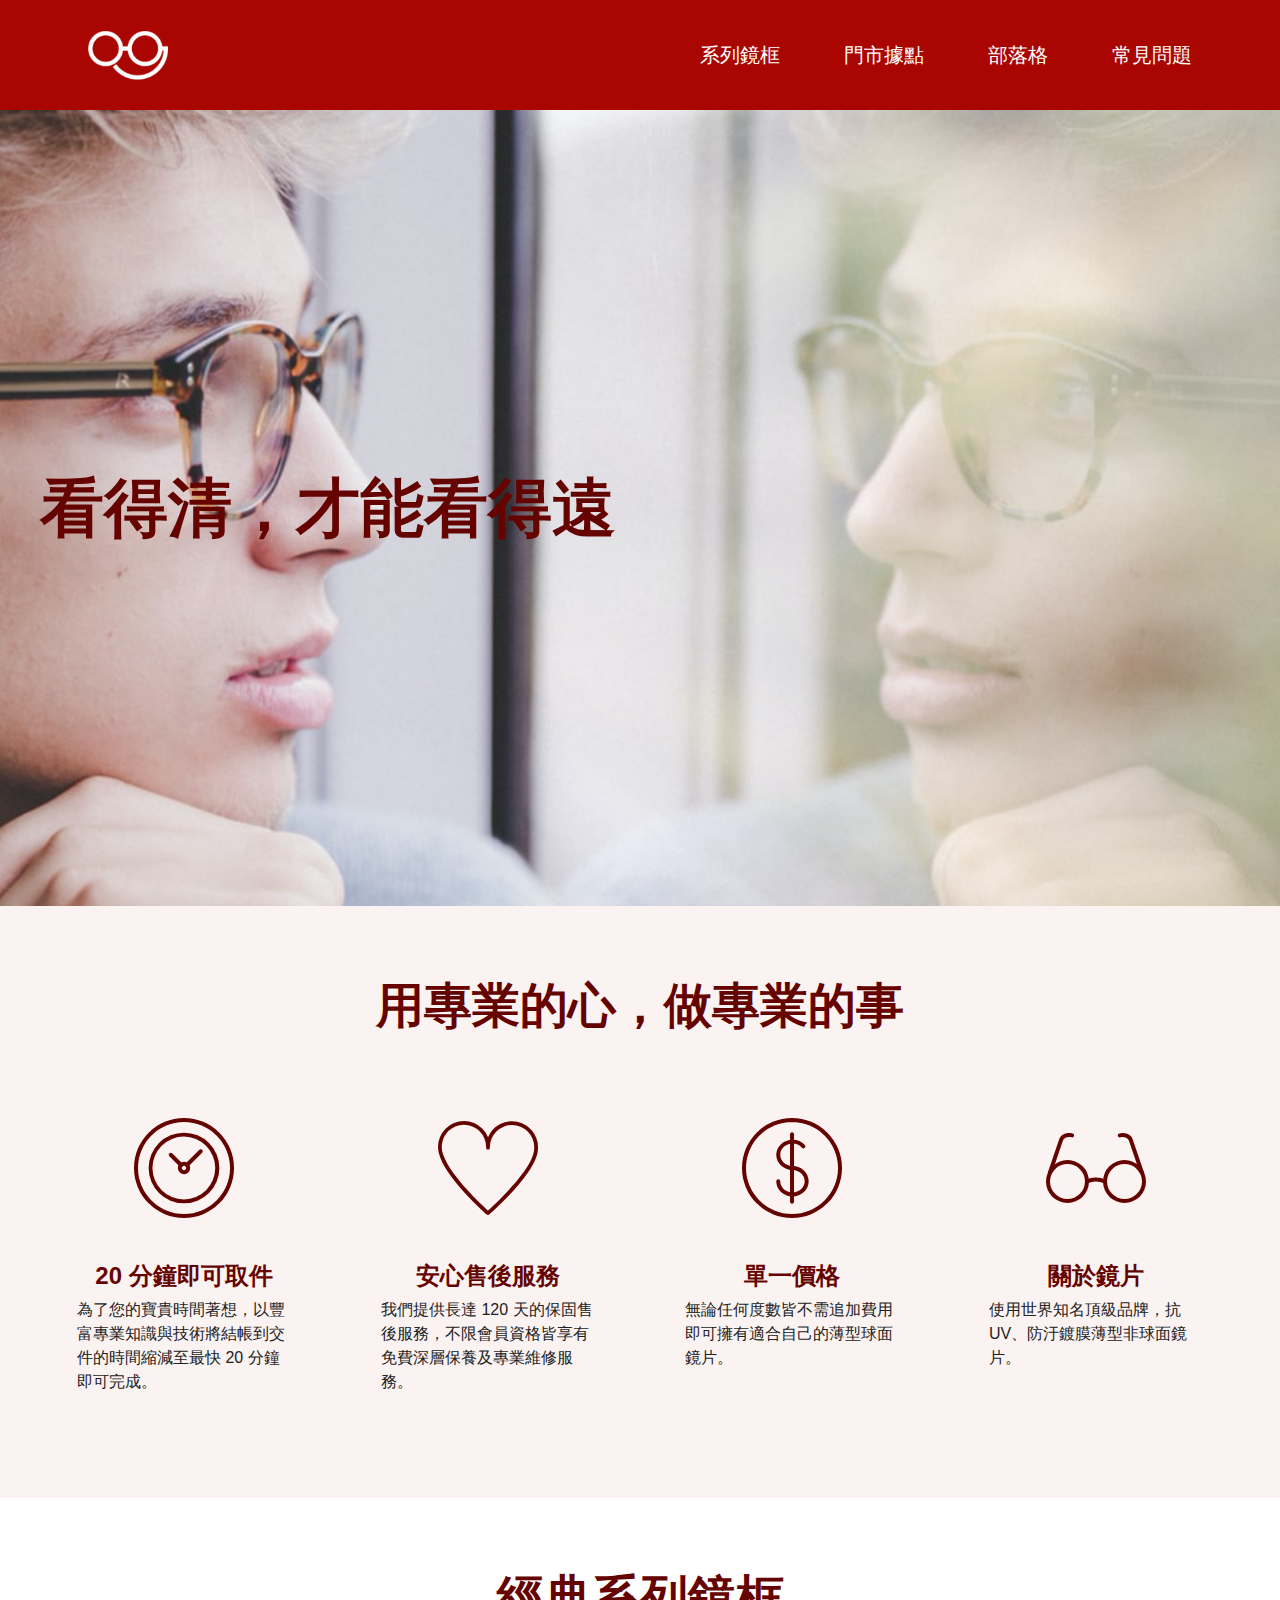
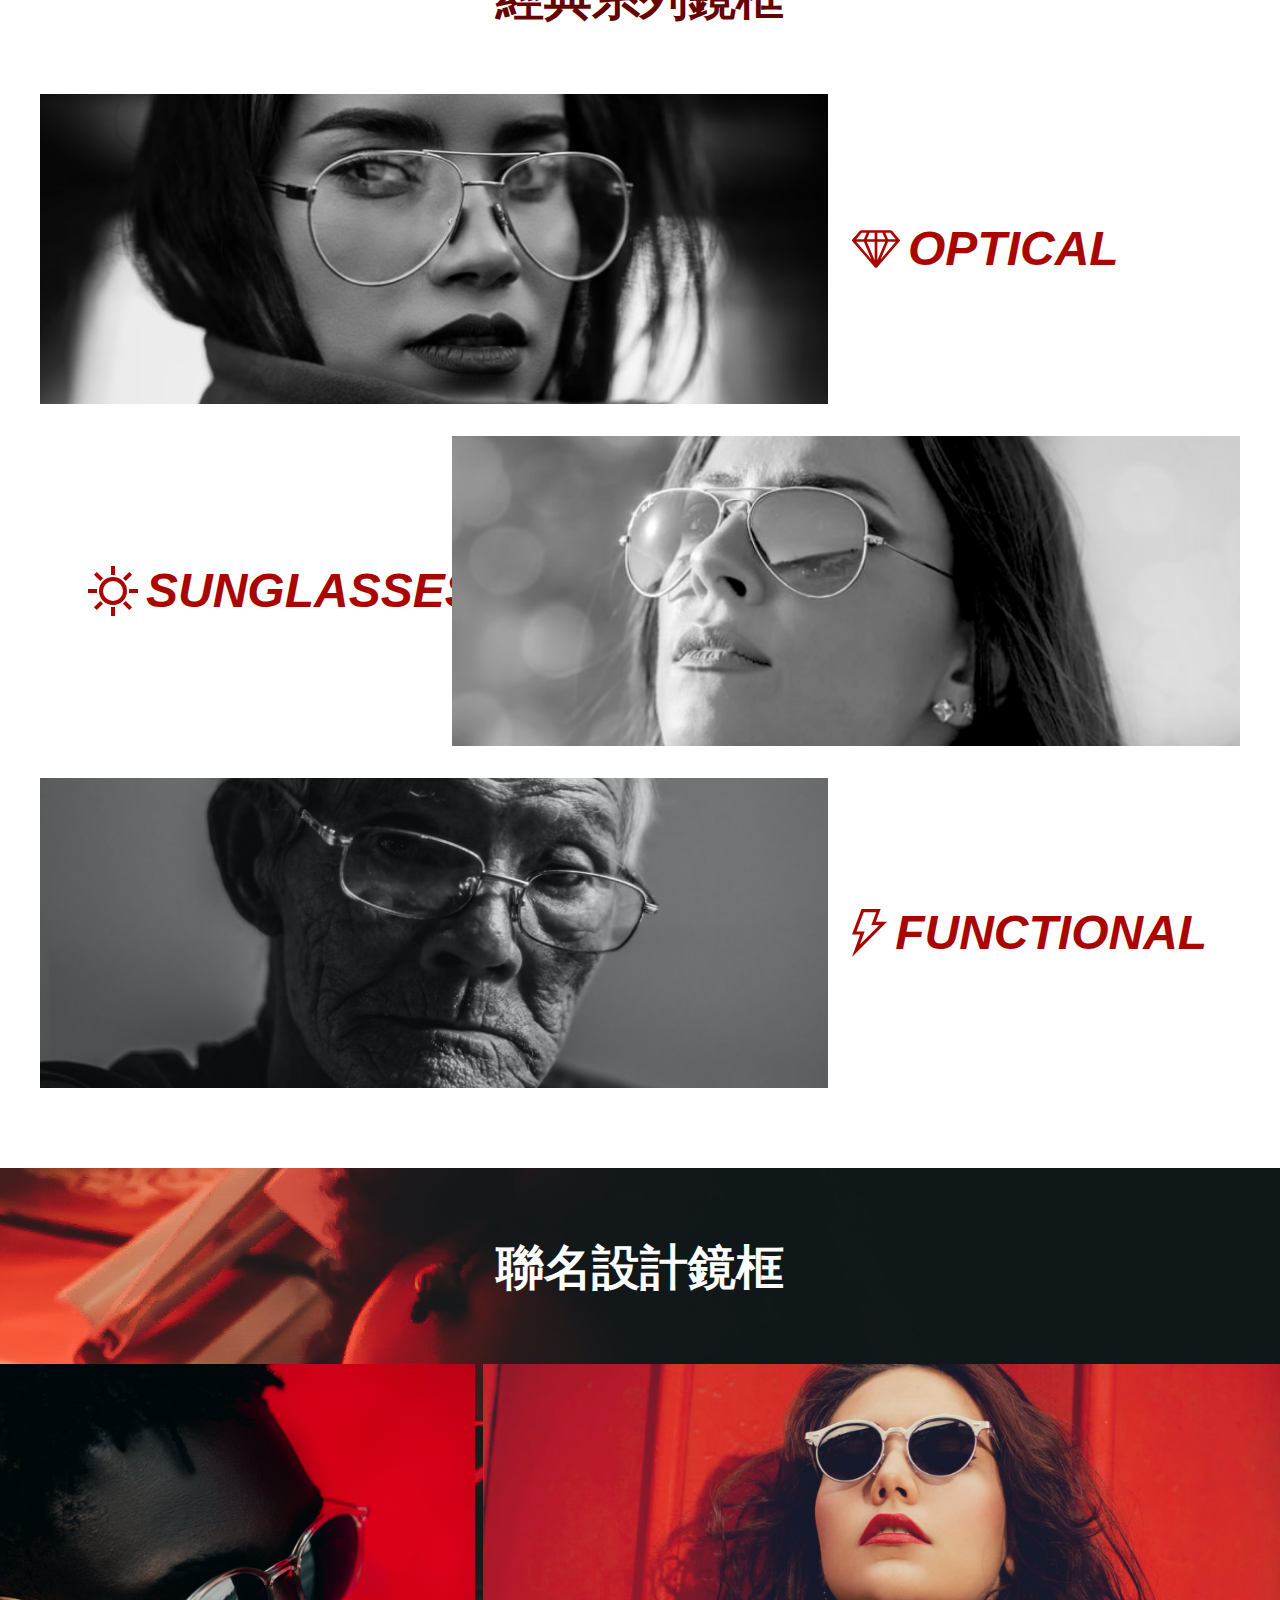
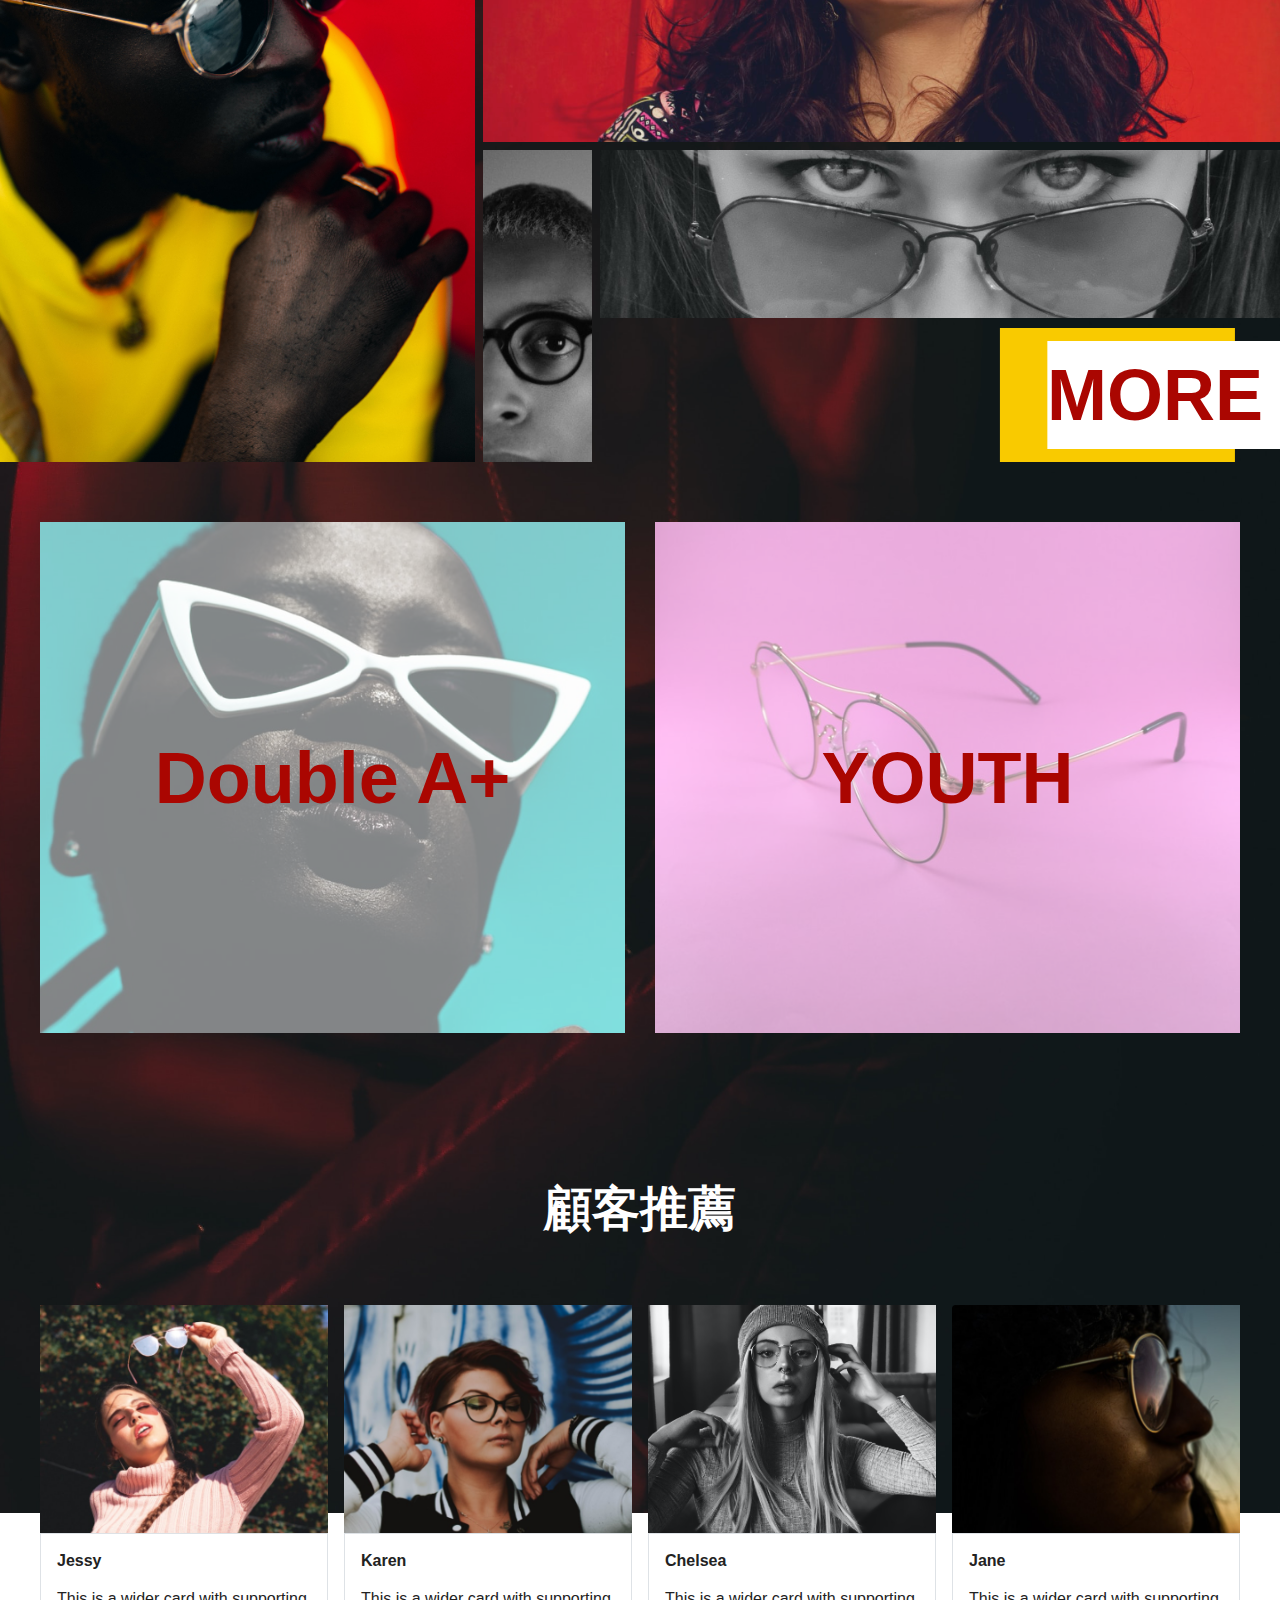
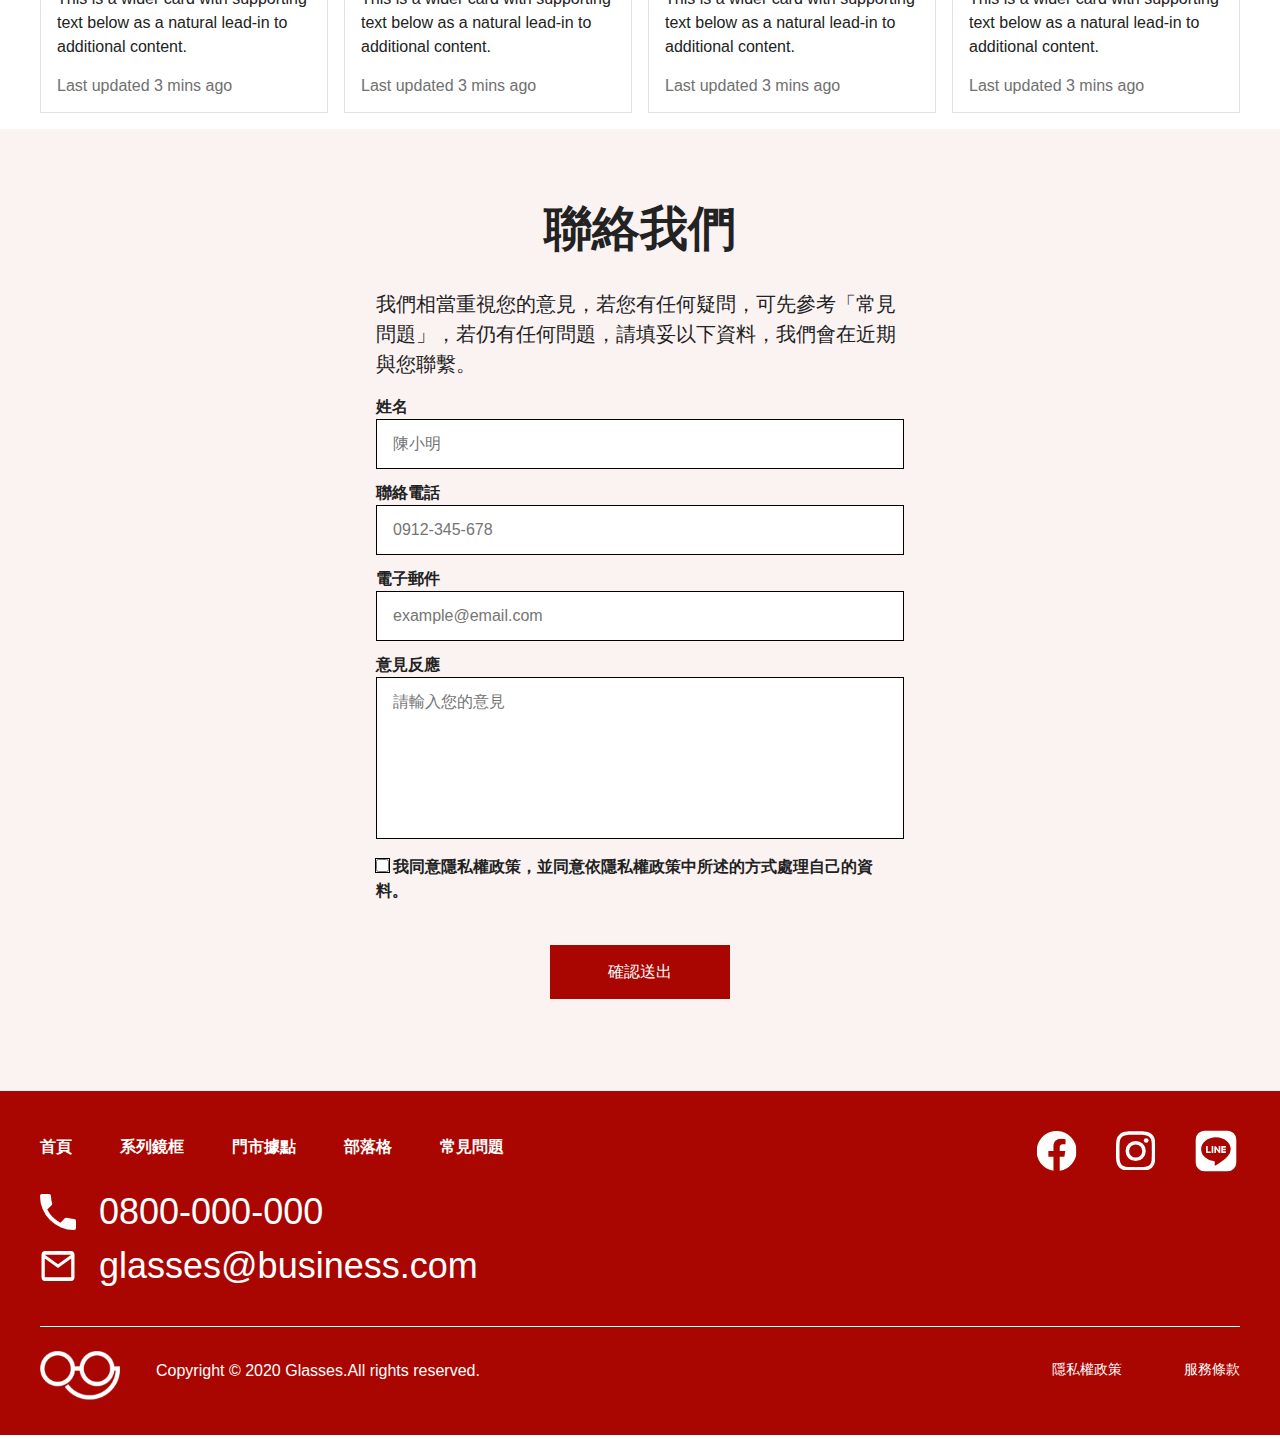
<file: index.html>
<!DOCTYPE html>
<html lang="en">
  <head>
    <meta charset="UTF-8" />
    <meta name="viewport" content="width=device-width, initial-scale=1.0" />
    <title>LiveCourseLayout-w4</title>
    <link rel="stylesheet" href="./css/reset.css" />
    <link rel="stylesheet" href="./css/style.css" />
  </head>
  <body>
    <header class="header d-flex align-items-center">
      <div class="menuBtn">
        <input class="" type="checkbox" />
        <span class="menuBar"></span>
        <span class="menuBar"></span>
        <span class="menuBar"></span>
      </div>

      <h1 class="logo">玩酷眼鏡</h1>
      <ul class="menu d-flex">
        <li class="menu-item"><a href="./index.html">系列鏡框</a></li>
        <li class="menu-item"><a href="#">門市據點</a></li>
        <li class="menu-item"><a href="#">部落格</a></li>
        <li class="menu-item"><a href="./faq.html">常見問題</a></li>
      </ul>
    </header>

    <section class="home-banner row">
      <div class="container flex-column justify-content-center">
        <div class="banner-title d-flex">
          <h2 class="title">看得清，才能看得遠</h2>
        </div>
      </div>
    </section>

    <section class="proInfo row">
      <div class="container">
        <h3 class="title text-center">用專業的心，做專業的事</h3>
        <ul class="proInfo-list flex-wrap justify-content-between">
          <li class="proInfo-list-item col-xl-3 col-md-6 col-sm-12 flex-column align-items-center">
            <img src="./images/icon-clock.svg" alt="" class="item-img" />
            <h4 class="item-title">20 分鐘即可取件</h4>
            <p class="item-content">
              為了您的寶貴時間著想，以豐 富專業知識與技術將結帳到交 件的時間縮減至最快 20 分鐘 即可完成。
            </p>
          </li>
          <li class="proInfo-list-item col-xl-3 col-md-6 col-sm-12 flex-column align-items-center">
            <img src="./images/icon-heart.svg" alt="" class="item-img" />
            <h4 class="item-title">安心售後服務</h4>
            <p class="item-content">
              我們提供長達 120 天的保固售後服務，不限會員資格皆享有免費深層保養及專業維修服務。
            </p>
          </li>
          <li class="proInfo-list-item col-xl-3 col-md-6 col-sm-12 flex-column align-items-center">
            <img src="./images/icon-dollar.svg" alt="" class="item-img" />
            <h4 class="item-title">單一價格</h4>
            <p class="item-content">無論任何度數皆不需追加費用 即可擁有適合自己的薄型球面 鏡片。</p>
          </li>
          <li class="proInfo-list-item col-xl-3 col-md-6 col-sm-12 flex-column align-items-center">
            <img src="./images/icon-glasses.svg" alt="" class="item-img" />
            <h4 class="item-title">關於鏡片</h4>
            <p class="item-content">使用世界知名頂級品牌，抗UV、防汙鍍膜薄型非球面鏡片。</p>
          </li>
        </ul>
      </div>
    </section>

    <section class="classical row">
      <div class="container">
        <h3 class="title text-center text-darkRed">經典系列鏡框</h3>
        <ul class="classicalList">
          <li class="list-item flex-wrap align-items-center">
            <img class="list-img col-12 col-xl-8 col-md-8 col-sm-12" src="./images/product-1.png" alt="" />
            <div class="list-title-container col-12 col-xl-4 col-md-4 text-lightRed d-flex">
              <img class="list-title-img" src="./images/icon-diamond.svg" alt="" />
              <h3 class="list-title">optical</h3>
            </div>
          </li>
          <li class="list-item flex-wrap align-items-center">
            <img class="list-img col-12 col-xl-8 col-md-8 col-sm-12" src="./images/product-2.png" alt="" />
            <div class="list-title-container col-12 col-xl-4 col-md-4 text-lightRed d-flex">
              <img class="list-title-img" src="./images/icon-sun.svg" alt="" />
              <h3 class="list-title">sunglasses</h3>
            </div>
          </li>
          <li class="list-item flex-wrap align-items-center">
            <img class="list-img col-12 col-xl-8 col-md-8 col-sm-12" src="./images/product-3.png" alt="" />
            <div class="list-title-container col-12 col-xl-4 col-md-4 text-lightRed d-flex">
              <img class="list-title-img" src="./images/icon-thunder.svg" alt="" />
              <h3 class="list-title">functional</h3>
            </div>
          </li>
        </ul>
      </div>
    </section>

    <section class="design flex-column align-items-center">
      <h3 class="title text-center">聯名設計鏡框</h3>
      <div class="designGroup d-flex justify-content-between">
        <img class="designGroup-l" src="./images/product-4.png" alt="" />
        <div class="flex-column flex-wrap justify-content-between">
          <img src="./images/product-5.png" alt="" />
          <div class="d-flex justify-content-between designGroup-b">
            <img class="designGroup-bl" src="./images/product-6.png" alt="" />
            <div class="flex-column flex-wrap justify-content-between">
              <img src="./images/product-7.png" alt="" />
              <div class="d-flex designGroup-brb">
                <div class="moreInfo">
                  <div class="moreInfo-title d-flex align-items-center">
                    <a href="" class="text-lightRed text-center">MORE</a>
                    <img class="" src="./images/icon-arrow.svg" alt="" />
                  </div>
                </div>
              </div>
            </div>
          </div>
        </div>
      </div>
      <div class="brand container flex-wrap justify-content-between">
        <div class="brandProduct col-sm-12">
          <img class="brandProduct-img" src="./images/product-8.png" alt="" />
        </div>
        <div class="brandProduct col-sm-12">
          <img class="brandProduct-img" src="./images/product-9.png" alt="" />
        </div>
      </div>
    </section>

    <section class="customer">
      <div class="container justify-content-center">
        <h3 class="title text-center">顧客推薦</h3>
        <ul class="customerList row flex-wrap justify-content-between">
          <li class="listCard col-3 col-md-6 col-sm-12">
            <div class="listCard-img">
              <img src="./images/rec-1.png" alt="" />
            </div>
            <div class="listCard-content">
              <p class="listCard-name">Jessy</p>
              <p class="listCard-text">
                This is a wider card with supporting text below as a natural lead-in to additional content.
              </p>
              <p class="listCard-updateTime">Last updated 3 mins ago</p>
            </div>
          </li>
          <li class="listCard col-3 col-md-6 col-sm-12">
            <div class="listCard-img">
              <img src="./images/rec-2.png" alt="" />
            </div>
            <div class="listCard-content">
              <p class="listCard-name">Karen</p>
              <p class="listCard-text">
                This is a wider card with supporting text below as a natural lead-in to additional content.
              </p>
              <p class="listCard-updateTime">Last updated 3 mins ago</p>
            </div>
          </li>
          <li class="listCard col-3 col-md-6 col-sm-12">
            <div class="listCard-img">
              <img src="./images/rec-3.png" alt="" />
            </div>
            <div class="listCard-content">
              <p class="listCard-name">Chelsea</p>
              <p class="listCard-text">
                This is a wider card with supporting text below as a natural lead-in to additional content.
              </p>
              <p class="listCard-updateTime">Last updated 3 mins ago</p>
            </div>
          </li>
          <li class="listCard col-3 col-md-6 col-sm-12">
            <div class="listCard-img">
              <img src="./images/rec-4.png" alt="" />
            </div>
            <div class="listCard-content">
              <p class="listCard-name">Jane</p>
              <p class="listCard-text">
                This is a wider card with supporting text below as a natural lead-in to additional content.
              </p>
              <p class="listCard-updateTime">Last updated 3 mins ago</p>
            </div>
          </li>
        </ul>
      </div>
    </section>

    <section class="contact">
      <h3 class="title text-center">聯絡我們</h3>
      <div class="container">
        <div class="col-8 col-sm-12 flex-wrap justify-content-center"></div>
        <p class="contact-info">
          我們相當重視您的意見，若您有任何疑問，可先參考「常見問題」，若仍有任何問題，請填妥以下資料，我們會在近期與您聯繫。
        </p>
        <form action="" class="form">
          <div class="form-group flex-column">
            <label class="form-group-title" for="name">姓名</label
            ><input class="form-group-singleContent" type="text" placeholder="陳小明" />
          </div>
          <div class="form-group flex-column">
            <label class="form-group-title" for="phone">聯絡電話</label><input class="form-group-singleContent"
            type="tel"" placeholder="0912-345-678"/>
          </div>
          <div class="form-group flex-column">
            <label class="form-group-title" for="email">電子郵件</label
            ><input class="form-group-singleContent" type="email" placeholder="example@email.com" />
          </div>
          <div class="form-group flex-column">
            <label class="form-group-title" for="feedback">意見反應</label
            ><textarea
              class="form-group-multiContent"
              name=""
              id=""
              cols="30"
              rows="8"
              placeholder="請輸入您的意見"
            ></textarea>
          </div>
          <div class="form-group">
            <div class="form-check">
              <label class="form-check-label">
                <input type="checkbox" class="form-check-input" name="" id="" />
                <span class="form-check-content">我同意隱私權政策，並同意依隱私權政策中所述的方式處理自己的資料。</span>
              </label>
            </div>
          </div>
          <div class="form-btn text-center">
            <button class="btn" type="submit">確認送出</button>
          </div>
        </form>
      </div>
    </section>

    <footer class="footer text-white">
      <div class="container">
        <div class="row d-flex justify-content-between footer-Content">
          <div class="footerMenu">
            <ul class="footerMenu-list d-flex">
              <li class="footerMenu-list-item"><a class="footerLink" href="#">首頁</a></li>
              <li class="footerMenu-list-item"><a class="footerLink" href="#">系列鏡框</a></li>
              <li class="footerMenu-list-item"><a class="footerLink" href="#">門市據點</a></li>
              <li class="footerMenu-list-item"><a class="footerLink" href="#">部落格</a></li>
              <li class="footerMenu-list-item"><a class="footerLink" href="#">常見問題</a></li>
            </ul>
            <ul class="footer-contact">
              <li class="footer-contactList d-flex align-items-center">
                <img class="footer-contactImg" src="./images/icon-phone.svg" alt="" class="listImg" />
                <span class="listText">0800-000-000</span>
              </li>
              <li class="footer-contactList d-flex align-items-center">
                <img class="footer-contactImg" src="./images/icon-mail.svg" alt="" class="listImg" />
                <span class="listText">glasses@business.com</span>
              </li>
            </ul>
          </div>
          <div>
            <ul class="social d-flex">
              <li class="social-icons">
                <a href="#">
                  <img class="social-iconsImg" src="./images/icon-fb.svg" alt="" class="listImg" />
                </a>
              </li>
              <li class="social-icons">
                <a href="#">
                  <img class="social-iconsImg" src="./images/icon-ig.svg" alt="" class="listImg" />
                </a>
              </li>
              <li class="social-icons">
                <a href="#">
                  <img class="social-iconsImg" src="./images/icon-line.svg" alt="" class="listImg" />
                </a>
              </li>
            </ul>
          </div>
        </div>
        <div class="row provision justify-content-between">
          <img class="provision-logo" src="./images/logo.png" alt="" class="listImg" />
          <span class="copyright">Copyright © 2020 Glasses.All rights reserved.</span>
          <ul class="provision-list d-flex">
            <li class="provision-list-item"><a class="footerLink" href="#">隱私權政策</a></li>
            <li class="provision-list-item"><a class="footerLink" href="#">服務條款</a></li>
          </ul>
        </div>
      </div>
    </footer>
  </body>
</html>
</file>
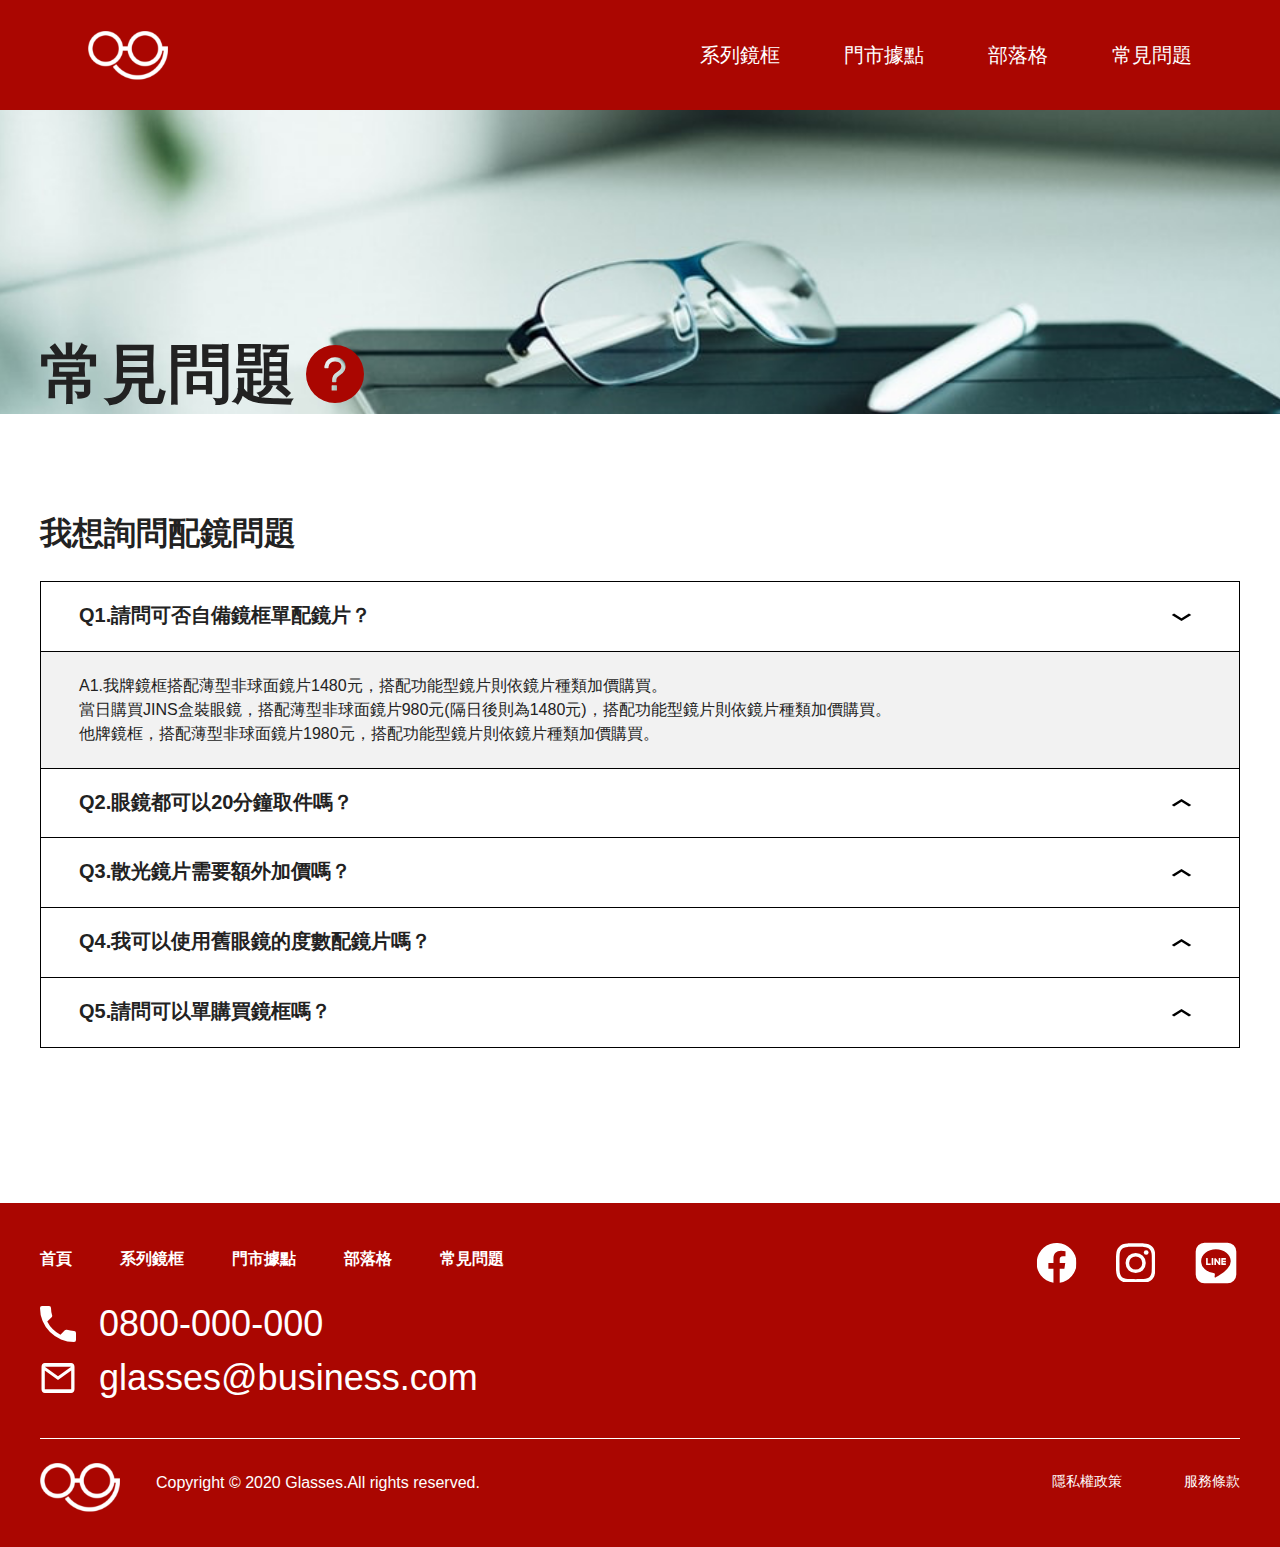
<file: faq.html>
<!DOCTYPE html>
<html lang="en">
  <head>
    <meta charset="UTF-8" />
    <meta name="viewport" content="width=device-width, initial-scale=1.0" />
    <title>LiveCourseLayout-w4</title>
    <link rel="stylesheet" href="./css/reset.css" />
    <link rel="stylesheet" href="./css/style.css" />
  </head>
  <body>
    <header class="header d-flex align-items-center">
      <div class="menuBtn">
        <input class="" type="checkbox" />
        <span class="menuBar"></span>
        <span class="menuBar"></span>
        <span class="menuBar"></span>
      </div>

      <h1 class="logo">玩酷眼鏡</h1>
      <ul class="menu d-flex">
        <li class="menu-item"><a href="./index.html">系列鏡框</a></li>
        <li class="menu-item"><a href="#">門市據點</a></li>
        <li class="menu-item"><a href="#">部落格</a></li>
        <li class="menu-item"><a href="./faq.html">常見問題</a></li>
      </ul>
    </header>

    <section class="faq-banner d-flex align-items-end">
      <div class="container">
        <div class="banner-title d-flex align-items-center">
          <h2 class="title">常見問題</h2>
          <img class="bannerImg" src="./images/icon-help.svg" alt="" />
        </div>
      </div>
    </section>

    <section class="faq-content">
      <div class="container">
        <h3 class="title">我想詢問配鏡問題</h3>
        <ul class="faq-list">
          <li class="faq-list-item d-flex justify-content-between question">
            Q1.請問可否自備鏡框單配鏡片？
            <a href="#"><img src="./images/ic_keyboard_arrow_down_24px.svg" alt="" /></a>
          </li>
          <li class="faq-list-item active answer">
            <p>
              A1.我牌鏡框搭配薄型非球面鏡片1480元，搭配功能型鏡片則依鏡片種類加價購買。<br />
              當日購買JINS盒裝眼鏡，搭配薄型非球面鏡片980元(隔日後則為1480元)，搭配功能型鏡片則依鏡片種類加價購買。<br />
              他牌鏡框，搭配薄型非球面鏡片1980元，搭配功能型鏡片則依鏡片種類加價購買。
            </p>
          </li>
          <li class="faq-list-item d-flex justify-content-between question">
            Q2.眼鏡都可以20分鐘取件嗎？
            <a href="#"><img src="./images/ic_keyboard_arrow_up_24px.svg" alt="" /></a>
          </li>
          <li class="faq-list-item inactive answer">Sure</li>
          <li class="faq-list-item d-flex justify-content-between question">
            Q3.散光鏡片需要額外加價嗎？
            <a href="#"><img src="./images/ic_keyboard_arrow_up_24px.svg" alt="" /></a>
          </li>
          <li class="faq-list-item inactive answer">Yes, We'll need 500 dollars to make it.</li>
          <li class="faq-list-item d-flex justify-content-between question">
            Q4.我可以使用舊眼鏡的度數配鏡片嗎？
            <a href="#"><img src="./images/ic_keyboard_arrow_up_24px.svg" alt="" /></a>
          </li>
          <li class="faq-list-item inactive answer">Absolutely Yes</li>
          <li class="faq-list-item d-flex justify-content-between question">
            Q5.請問可以單購買鏡框嗎？
            <a href="#"><img src="./images/ic_keyboard_arrow_up_24px.svg" alt="" /></a>
          </li>
          <li class="faq-list-item inactive answer">No problem</li>
        </ul>
      </div>
    </section>

    <footer class="footer text-white">
      <div class="container">
        <div class="row d-flex justify-content-between footer-Content">
          <div class="footerMenu">
            <ul class="footerMenu-list d-flex">
              <li class="footerMenu-list-item"><a class="footerLink" href="#">首頁</a></li>
              <li class="footerMenu-list-item"><a class="footerLink" href="#">系列鏡框</a></li>
              <li class="footerMenu-list-item"><a class="footerLink" href="#">門市據點</a></li>
              <li class="footerMenu-list-item"><a class="footerLink" href="#">部落格</a></li>
              <li class="footerMenu-list-item"><a class="footerLink" href="#">常見問題</a></li>
            </ul>
            <ul class="footer-contact">
              <li class="footer-contactList d-flex align-items-center">
                <img class="footer-contactImg" src="./images/icon-phone.svg" alt="" class="listImg" />
                <span class="listText">0800-000-000</span>
              </li>
              <li class="footer-contactList d-flex align-items-center">
                <img class="footer-contactImg" src="./images/icon-mail.svg" alt="" class="listImg" />
                <span class="listText">glasses@business.com</span>
              </li>
            </ul>
          </div>
          <div>
            <ul class="social d-flex">
              <li class="social-icons">
                <a href="#">
                  <img class="social-iconsImg" src="./images/icon-fb.svg" alt="" class="listImg" />
                </a>
              </li>
              <li class="social-icons">
                <a href="#">
                  <img class="social-iconsImg" src="./images/icon-ig.svg" alt="" class="listImg" />
                </a>
              </li>
              <li class="social-icons">
                <a href="#">
                  <img class="social-iconsImg" src="./images/icon-line.svg" alt="" class="listImg" />
                </a>
              </li>
            </ul>
          </div>
        </div>
        <div class="row provision justify-content-between">
          <img class="provision-logo" src="./images/logo.png" alt="" class="listImg" />
          <span class="copyright">Copyright © 2020 Glasses.All rights reserved.</span>
          <ul class="provision-list d-flex">
            <li class="provision-list-item"><a class="footerLink" href="#">隱私權政策</a></li>
            <li class="provision-list-item"><a class="footerLink" href="#">服務條款</a></li>
          </ul>
        </div>
      </div>
    </footer>
  </body>
</html>
</file>
<file: css/style.css>
@charset "UTF-8";
.col-1 {
  max-width: calc(8.33333% - 12px);
  -webkit-box-flex: 0;
      -ms-flex: 0 0 8.33333%;
          flex: 0 0 8.33333%;
}

.col-2 {
  max-width: calc(16.66667% - 12px);
  -webkit-box-flex: 0;
      -ms-flex: 0 0 16.66667%;
          flex: 0 0 16.66667%;
}

.col-3 {
  max-width: calc(25% - 12px);
  -webkit-box-flex: 0;
      -ms-flex: 0 0 25%;
          flex: 0 0 25%;
}

.col-4 {
  max-width: calc(33.33333% - 12px);
  -webkit-box-flex: 0;
      -ms-flex: 0 0 33.33333%;
          flex: 0 0 33.33333%;
}

.col-5 {
  max-width: calc(41.66667% - 12px);
  -webkit-box-flex: 0;
      -ms-flex: 0 0 41.66667%;
          flex: 0 0 41.66667%;
}

.col-6 {
  max-width: calc(50% - 12px);
  -webkit-box-flex: 0;
      -ms-flex: 0 0 50%;
          flex: 0 0 50%;
}

.col-7 {
  max-width: calc(58.33333% - 12px);
  -webkit-box-flex: 0;
      -ms-flex: 0 0 58.33333%;
          flex: 0 0 58.33333%;
}

.col-8 {
  max-width: calc(66.66667% - 12px);
  -webkit-box-flex: 0;
      -ms-flex: 0 0 66.66667%;
          flex: 0 0 66.66667%;
}

.col-9 {
  max-width: calc(75% - 12px);
  -webkit-box-flex: 0;
      -ms-flex: 0 0 75%;
          flex: 0 0 75%;
}

.col-10 {
  max-width: calc(83.33333% - 12px);
  -webkit-box-flex: 0;
      -ms-flex: 0 0 83.33333%;
          flex: 0 0 83.33333%;
}

.col-11 {
  max-width: calc(91.66667% - 12px);
  -webkit-box-flex: 0;
      -ms-flex: 0 0 91.66667%;
          flex: 0 0 91.66667%;
}

.col-12 {
  max-width: calc(100% - 12px);
  -webkit-box-flex: 0;
      -ms-flex: 0 0 100%;
          flex: 0 0 100%;
}

/*===================
=     Utilities     =
====================*/
*,
*::before,
*::after {
  -webkit-box-sizing: border-box;
          box-sizing: border-box;
}

body {
  font-family: -apple-system, BlinkMacSystemFont, "Segoe UI", "Microsoft JhengHei", Roboto, "Helvetica Neue", Arial, sans-serif;
  font-size: 16px;
  width: 100%;
  height: 100%;
  font-weight: 700;
}

@media (min-width: 1200px) {
  h2 {
    font-size: 64px;
    line-height: 96px;
    font-weight: 700;
  }
  h3 {
    font-size: 48px;
    line-height: 72px;
    font-weight: 700;
  }
  h4 {
    font-size: 24px;
    line-height: 36px;
    font-weight: 700;
  }
  h5 {
    font-size: 36px;
    line-height: 54px;
    font-weight: 700;
  }
}

@media (min-width: 768px) and (max-width: 1199.98px) {
  h2 {
    font-size: 48px;
    line-height: 72px;
    font-weight: 700;
  }
  h3 {
    font-size: 32px;
    line-height: 48px;
    font-weight: 700;
  }
  h4 {
    font-size: 20px;
    line-height: 30px;
    font-weight: 700;
  }
  h5 {
    font-size: 20px;
    line-height: 30px;
    font-weight: 700;
  }
}

@media (max-width: 767.98px) {
  h2 {
    font-size: 32px;
    line-height: 72px;
    font-weight: 700;
  }
  h3 {
    font-size: 24px;
    line-height: 48px;
    font-weight: 700;
  }
  h4 {
    font-size: 20px;
    line-height: 30px;
    font-weight: 700;
  }
  h5 {
    font-size: 16px;
    line-height: 30px;
    font-weight: 700;
  }
}

p {
  font-size: 16px;
  line-height: 24px;
  font-weight: normal;
}

.text-center {
  text-align: center;
}

.text-darkRed {
  color: #650300;
}

.text-lightRed {
  color: #aa0601;
}

.text-white {
  color: #fff;
}

@media (min-width: 1200px) {
  .container {
    width: 1200px;
    margin: 0 auto;
  }
  .col-xl-1 {
    max-width: 8.33333%;
    -webkit-box-flex: 0;
        -ms-flex: 0 0 8.33333%;
            flex: 0 0 8.33333%;
    max-width: calc(8.33333% - 12px);
  }
  .col-xl-2 {
    max-width: 16.66667%;
    -webkit-box-flex: 0;
        -ms-flex: 0 0 16.66667%;
            flex: 0 0 16.66667%;
    max-width: calc(16.66667% - 12px);
  }
  .col-xl-3 {
    max-width: 25%;
    -webkit-box-flex: 0;
        -ms-flex: 0 0 25%;
            flex: 0 0 25%;
    max-width: calc(25% - 12px);
  }
  .col-xl-4 {
    max-width: 33.33333%;
    -webkit-box-flex: 0;
        -ms-flex: 0 0 33.33333%;
            flex: 0 0 33.33333%;
    max-width: calc(33.33333% - 12px);
  }
  .col-xl-5 {
    max-width: 41.66667%;
    -webkit-box-flex: 0;
        -ms-flex: 0 0 41.66667%;
            flex: 0 0 41.66667%;
    max-width: calc(41.66667% - 12px);
  }
  .col-xl-6 {
    max-width: 50%;
    -webkit-box-flex: 0;
        -ms-flex: 0 0 50%;
            flex: 0 0 50%;
    max-width: calc(50% - 12px);
  }
  .col-xl-7 {
    max-width: 58.33333%;
    -webkit-box-flex: 0;
        -ms-flex: 0 0 58.33333%;
            flex: 0 0 58.33333%;
    max-width: calc(58.33333% - 12px);
  }
  .col-xl-8 {
    max-width: 66.66667%;
    -webkit-box-flex: 0;
        -ms-flex: 0 0 66.66667%;
            flex: 0 0 66.66667%;
    max-width: calc(66.66667% - 12px);
  }
  .col-xl-9 {
    max-width: 75%;
    -webkit-box-flex: 0;
        -ms-flex: 0 0 75%;
            flex: 0 0 75%;
    max-width: calc(75% - 12px);
  }
  .col-xl-10 {
    max-width: 83.33333%;
    -webkit-box-flex: 0;
        -ms-flex: 0 0 83.33333%;
            flex: 0 0 83.33333%;
    max-width: calc(83.33333% - 12px);
  }
  .col-xl-11 {
    max-width: 91.66667%;
    -webkit-box-flex: 0;
        -ms-flex: 0 0 91.66667%;
            flex: 0 0 91.66667%;
    max-width: calc(91.66667% - 12px);
  }
  .col-xl-12 {
    max-width: 100%;
    -webkit-box-flex: 0;
        -ms-flex: 0 0 100%;
            flex: 0 0 100%;
    max-width: calc(100% - 12px);
  }
}

@media (min-width: 768px) and (max-width: 1199.98px) {
  .container {
    width: 672px;
    margin: 0 auto;
  }
  .col-md-1 {
    max-width: 8.33333%;
    -webkit-box-flex: 0;
        -ms-flex: 0 0 8.33333%;
            flex: 0 0 8.33333%;
    max-width: calc(8.33333% - 12px);
  }
  .col-md-2 {
    max-width: 16.66667%;
    -webkit-box-flex: 0;
        -ms-flex: 0 0 16.66667%;
            flex: 0 0 16.66667%;
    max-width: calc(16.66667% - 12px);
  }
  .col-md-3 {
    max-width: 25%;
    -webkit-box-flex: 0;
        -ms-flex: 0 0 25%;
            flex: 0 0 25%;
    max-width: calc(25% - 12px);
  }
  .col-md-4 {
    max-width: 33.33333%;
    -webkit-box-flex: 0;
        -ms-flex: 0 0 33.33333%;
            flex: 0 0 33.33333%;
    max-width: calc(33.33333% - 12px);
  }
  .col-md-5 {
    max-width: 41.66667%;
    -webkit-box-flex: 0;
        -ms-flex: 0 0 41.66667%;
            flex: 0 0 41.66667%;
    max-width: calc(41.66667% - 12px);
  }
  .col-md-6 {
    max-width: 50%;
    -webkit-box-flex: 0;
        -ms-flex: 0 0 50%;
            flex: 0 0 50%;
    max-width: calc(50% - 12px);
  }
  .col-md-7 {
    max-width: 58.33333%;
    -webkit-box-flex: 0;
        -ms-flex: 0 0 58.33333%;
            flex: 0 0 58.33333%;
    max-width: calc(58.33333% - 12px);
  }
  .col-md-8 {
    max-width: 66.66667%;
    -webkit-box-flex: 0;
        -ms-flex: 0 0 66.66667%;
            flex: 0 0 66.66667%;
    max-width: calc(66.66667% - 12px);
  }
  .col-md-9 {
    max-width: 75%;
    -webkit-box-flex: 0;
        -ms-flex: 0 0 75%;
            flex: 0 0 75%;
    max-width: calc(75% - 12px);
  }
  .col-md-10 {
    max-width: 83.33333%;
    -webkit-box-flex: 0;
        -ms-flex: 0 0 83.33333%;
            flex: 0 0 83.33333%;
    max-width: calc(83.33333% - 12px);
  }
  .col-md-11 {
    max-width: 91.66667%;
    -webkit-box-flex: 0;
        -ms-flex: 0 0 91.66667%;
            flex: 0 0 91.66667%;
    max-width: calc(91.66667% - 12px);
  }
  .col-md-12 {
    max-width: 100%;
    -webkit-box-flex: 0;
        -ms-flex: 0 0 100%;
            flex: 0 0 100%;
    max-width: calc(100% - 12px);
  }
}

@media (max-width: 767.98px) {
  .container {
    width: 352px;
    margin: 0 auto;
  }
  .col-sm-1 {
    max-width: 8.33333%;
    -webkit-box-flex: 0;
        -ms-flex: 0 0 8.33333%;
            flex: 0 0 8.33333%;
  }
  .col-sm-2 {
    max-width: 16.66667%;
    -webkit-box-flex: 0;
        -ms-flex: 0 0 16.66667%;
            flex: 0 0 16.66667%;
  }
  .col-sm-3 {
    max-width: 25%;
    -webkit-box-flex: 0;
        -ms-flex: 0 0 25%;
            flex: 0 0 25%;
  }
  .col-sm-4 {
    max-width: 33.33333%;
    -webkit-box-flex: 0;
        -ms-flex: 0 0 33.33333%;
            flex: 0 0 33.33333%;
  }
  .col-sm-5 {
    max-width: 41.66667%;
    -webkit-box-flex: 0;
        -ms-flex: 0 0 41.66667%;
            flex: 0 0 41.66667%;
  }
  .col-sm-6 {
    max-width: 50%;
    -webkit-box-flex: 0;
        -ms-flex: 0 0 50%;
            flex: 0 0 50%;
  }
  .col-sm-7 {
    max-width: 58.33333%;
    -webkit-box-flex: 0;
        -ms-flex: 0 0 58.33333%;
            flex: 0 0 58.33333%;
  }
  .col-sm-8 {
    max-width: 66.66667%;
    -webkit-box-flex: 0;
        -ms-flex: 0 0 66.66667%;
            flex: 0 0 66.66667%;
  }
  .col-sm-9 {
    max-width: 75%;
    -webkit-box-flex: 0;
        -ms-flex: 0 0 75%;
            flex: 0 0 75%;
  }
  .col-sm-10 {
    max-width: 83.33333%;
    -webkit-box-flex: 0;
        -ms-flex: 0 0 83.33333%;
            flex: 0 0 83.33333%;
  }
  .col-sm-11 {
    max-width: 91.66667%;
    -webkit-box-flex: 0;
        -ms-flex: 0 0 91.66667%;
            flex: 0 0 91.66667%;
  }
  .col-sm-12 {
    max-width: 100%;
    -webkit-box-flex: 0;
        -ms-flex: 0 0 100%;
            flex: 0 0 100%;
  }
}

.container {
  margin-right: auto;
  margin-left: auto;
  -ms-flex-wrap: wrap;
      flex-wrap: wrap;
}

.row {
  width: 100%;
  display: -webkit-box;
  display: -ms-flexbox;
  display: flex;
  -webkit-box-orient: horizontal;
  -webkit-box-direction: normal;
      -ms-flex-direction: row;
          flex-direction: row;
}

.d-flex {
  display: -webkit-box;
  display: -ms-flexbox;
  display: flex;
}

.flex-column {
  display: -webkit-box;
  display: -ms-flexbox;
  display: flex;
  -webkit-box-orient: vertical;
  -webkit-box-direction: normal;
      -ms-flex-direction: column;
          flex-direction: column;
}

.flex-wrap {
  display: -webkit-box;
  display: -ms-flexbox;
  display: flex;
  -ms-flex-wrap: wrap;
      flex-wrap: wrap;
}

.align-items-center {
  -webkit-box-align: center;
      -ms-flex-align: center;
          align-items: center;
}

.jusitify-content-center {
  -webkit-box-pack: center;
      -ms-flex-pack: center;
          justify-content: center;
}

.jusitify-content-end {
  -webkit-box-pack: end;
      -ms-flex-pack: end;
          justify-content: flex-end;
}

.justify-content-between {
  -webkit-box-pack: justify;
      -ms-flex-pack: justify;
          justify-content: space-between;
}

.align-items-end {
  -webkit-box-align: end;
      -ms-flex-align: end;
          align-items: flex-end;
}

.footer {
  background-color: #aa0601;
  padding-top: 36px;
  padding-bottom: 24px;
}

.footerLink {
  text-decoration: none;
  color: white;
}

.footerMenu {
  margin-bottom: 18px;
}

.footerMenu-list {
  padding-top: 12px;
  padding-bottom: 12px;
  margin-bottom: 18px;
}

.footerMenu-list .footerMenu-list-item {
  margin-right: 48px;
}

@media (min-width: 768px) and (max-width: 1199.98px) {
  .footerMenu-list .footerMenu-list-item {
    line-height: 24px;
    margin-right: 40px;
  }
}

@media (min-width: 768px) and (max-width: 1199.98px) {
  .footerMenu-list {
    padding: 0;
    margin-bottom: 24px;
  }
}

@media (max-width: 767.98px) {
  .footerMenu-list {
    display: none;
  }
}

.footer-Content {
  position: relative;
}

.footer-Content::after {
  position: absolute;
  content: "";
  display: block;
  bottom: -16px;
  left: 0px;
  width: 100%;
  border-bottom: 1px solid white;
}

.footer-contactList .footer-contactImg {
  width: 36px;
  height: 36px;
}

@media (min-width: 768px) and (max-width: 1199.98px) {
  .footer-contactList .footer-contactImg {
    width: 23px;
    height: 23px;
  }
}

@media (max-width: 767.98px) {
  .footer-contactList .footer-contactImg {
    width: 13px;
    height: 13px;
  }
}

.footer-contactList .listText {
  font-size: 36px;
  line-height: 54px;
  padding-left: 23px;
  font-weight: normal;
}

@media (min-width: 768px) and (max-width: 1199.98px) {
  .footer-contactList .listText {
    font-size: 20px;
    line-height: 30px;
    padding-left: 12px;
  }
}

@media (max-width: 767.98px) {
  .footer-contactList .listText {
    font-size: 16px;
    line-height: 30px;
    padding-left: 8px;
  }
}

.social-icons {
  margin-left: 32px;
}

.social-icons .social-iconsImg {
  width: 48px;
  height: 48px;
}

@media (min-width: 768px) and (max-width: 1199.98px) {
  .social-icons .social-iconsImg {
    width: 24px;
    height: 24px;
  }
}

@media (max-width: 767.98px) {
  .social-icons .social-iconsImg {
    width: 24px;
    height: 24px;
  }
}

.provision {
  padding-top: 48px;
  padding-bottom: 28px;
  position: relative;
}

.provision .provision-logo {
  position: absolute;
  top: 40px;
}

.provision .copyright {
  padding-left: 116px;
  font-size: 16px;
  line-height: 24px;
  font-weight: normal;
}

.provision .provision-list .provision-list-item {
  padding-left: 62px;
  font-size: 14px;
  line-height: 21px;
  font-weight: normal;
}

@media (min-width: 768px) and (max-width: 1199.98px) {
  .provision {
    padding-top: 52px;
    padding-bottom: 40px;
  }
  .provision .provision-logo {
    display: none;
  }
  .provision .copyright {
    padding-left: 0px;
  }
  .provision .provision-list .provision-list-item {
    padding-left: 24px;
  }
}

@media (max-width: 767.98px) {
  .provision {
    padding-top: 40px;
    padding-bottom: 16px;
    -webkit-box-orient: vertical;
    -webkit-box-direction: normal;
        -ms-flex-direction: column;
            flex-direction: column;
  }
  .provision .provision-logo {
    top: 90px;
    right: 0px;
    width: 46px;
  }
  .provision .copyright {
    padding-left: 0px;
    font-size: 14px;
    line-height: 21px;
    margin-bottom: 8px;
  }
  .provision .provision-list {
    -webkit-box-orient: vertical;
    -webkit-box-direction: normal;
        -ms-flex-direction: column;
            flex-direction: column;
  }
  .provision .provision-list .provision-list-item {
    padding-left: 0px;
    margin-bottom: 8px;
  }
}

.header {
  background-color: #aa0601;
  -webkit-box-pack: justify;
      -ms-flex-pack: justify;
          justify-content: space-between;
}

.header .logo {
  background-image: url("../images/logo.png");
  background-repeat: no-repeat;
  background-position: center center;
  background-size: contain;
  width: 80px;
  height: 49px;
  text-indent: 101%;
  overflow: hidden;
  white-space: nowrap;
}

@media (min-width: 1200px) {
  .header {
    padding-left: 88px;
    padding-right: 88px;
  }
  .header .menuBtn {
    display: none;
  }
}

@media (min-width: 768px) and (max-width: 1199.98px) {
  .header {
    padding-left: 48px;
    padding-right: 48px;
  }
  .header .menuBtn {
    display: none;
  }
}

@media (max-width: 767.98px) {
  .header {
    padding-left: 16px;
    padding-right: 16px;
    text-align: center;
    -webkit-box-pack: center;
        -ms-flex-pack: center;
            justify-content: center;
    position: fixed;
    width: 100%;
    top: 0;
    z-index: 3;
  }
  .header .logo {
    width: 48px;
    height: 30px;
    margin-top: 10px;
    margin-bottom: 10px;
  }
  .header .menu {
    display: none;
  }
  .header .menuBtn {
    position: absolute;
    top: 15px;
    left: 16px;
    z-index: 1;
  }
  .header .menuBtn input[type="checkbox"] {
    width: 24px;
    height: 24px;
    left: 0px;
    opacity: 0;
    position: absolute;
    cursor: pointer;
    z-index: 2;
  }
  .header .menuBtn .menuBar {
    display: block;
    width: 24px;
    height: 3px;
    margin-bottom: 5px;
    position: relative;
    background: white;
    border-radius: 3px;
    z-index: 1;
  }
}

.menu {
  padding-top: 40px;
  padding-bottom: 40px;
}

.menu .menu-item a {
  font-size: 20px;
  line-height: 30px;
  margin-left: 64px;
  font-weight: normal;
  text-decoration: none;
  color: white;
}

.test {
  border: 1px solid green;
}

/*=====================================
=            首頁封面 block            =
=======================================*/
.home-banner {
  background-image: url("../images/banner.png");
  background-repeat: no-repeat;
  background-position: center center;
  background-size: cover;
  height: 100%;
  text-align: right;
}

.home-banner .banner-title {
  color: #650300;
}

@media (min-width: 1200px) {
  .home-banner .banner-title {
    padding: 350px 0px;
  }
}

@media (min-width: 768px) and (max-width: 1199.98px) {
  .home-banner .banner-title {
    padding: 373px 0px;
  }
}

@media (max-width: 767.98px) {
  .home-banner .banner-title {
    padding: 163px 0px;
  }
}

.proInfo {
  background-color: #aa06010d;
}

.proInfo .title {
  color: #650300;
}

.proInfo .proInfo-list .proInfo-list-item {
  padding: 16px 37px 24px 37px;
}

.proInfo .proInfo-list .proInfo-list-item .item-title {
  color: #650300;
}

@media (min-width: 1200px) {
  .proInfo {
    padding-top: 64px;
    padding-bottom: 80px;
  }
  .proInfo .title {
    margin-bottom: 44px;
  }
  .proInfo .item-img {
    height: 100px;
    width: 100px;
    margin: 16px 91px 40px 91px;
  }
  .proInfo .item-title {
    margin-bottom: 4px;
  }
}

@media (min-width: 768px) and (max-width: 1199.98px) {
  .proInfo {
    padding-top: 40px;
    padding-bottom: 36px;
  }
  .proInfo .proInfo-list-item .item-img {
    height: 100px;
    width: 100px;
    margin: 20px 122px 16px 122px;
  }
  .proInfo .proInfo-list-item .item-title {
    margin-bottom: 8px;
  }
}

@media (max-width: 767.98px) {
  .proInfo {
    padding-top: 32px;
    padding-bottom: 48px;
  }
  .proInfo .title {
    margin-bottom: 32px;
  }
  .proInfo .item-img {
    height: 100px;
    width: 100px;
    margin: 20px 136px 16px 136px;
  }
  .proInfo .item-title {
    margin-bottom: 8px;
  }
}

/*=====================================
=            經典系列鏡框 block         =
=======================================*/
.classical .list-item:nth-child(2) .list-img:hover {
  content: url("../images/product-2-color.png");
}

.classical .list-title-container {
  font-style: italic;
  font-weight: 700;
  text-transform: uppercase;
}

.classical .list-title-container .list-title {
  padding-left: 8px;
}

.classical .list-img {
  max-height: 310px;
}

@media (min-width: 1200px) {
  .classical {
    padding-top: 64px;
    padding-bottom: 48px;
  }
  .classical .title {
    margin-bottom: 60px;
  }
  .classical .list-img {
    max-height: 310px;
  }
  .classical .list-item {
    margin-bottom: 32px;
  }
  .classical .list-item .list-title-container {
    padding-left: 24px;
  }
  .classical .list-item .list-title-container .list-title {
    padding-left: 8px;
  }
  .classical .list-item:nth-child(2) {
    -webkit-box-orient: horizontal;
    -webkit-box-direction: reverse;
        -ms-flex-direction: row-reverse;
            flex-direction: row-reverse;
  }
}

@media (min-width: 768px) and (max-width: 1199.98px) {
  .classical {
    padding-top: 40px;
    padding-bottom: 32px;
  }
  .classical .container {
    width: 100%;
    padding-left: 48px;
  }
  .classical .title {
    margin-bottom: 32px;
  }
  .classical .list-img {
    max-height: 168px;
  }
  .classical .list-item {
    margin-bottom: 8px;
  }
  .classical .list-item .list-title-container {
    -webkit-box-pack: center;
        -ms-flex-pack: center;
            justify-content: center;
  }
  .classical .list-item .list-title-container .list-title {
    padding-left: 8px;
    font-size: 28px;
    line-height: 42px;
  }
}

@media (max-width: 767.98px) {
  .classical {
    padding-top: 24px;
    padding-bottom: 16px;
  }
  .classical .title {
    margin-bottom: 16px;
  }
  .classical .list-img {
    max-height: 134px;
  }
  .classical .list-item {
    margin-bottom: 8px;
    position: relative;
  }
  .classical .list-item .list-title-container {
    position: absolute;
    -webkit-box-pack: center;
        -ms-flex-pack: center;
            justify-content: center;
    top: 50%;
    left: 50%;
    -webkit-transform: translate(-50%, -50%);
            transform: translate(-50%, -50%);
  }
  .classical .list-item .list-title-container .list-title {
    color: white;
    padding-left: 8px;
    font-size: 28px;
    line-height: 42px;
  }
  .classical .list-item:nth-child(1) .list-title-img {
    content: url("../images/icon-diamond-white.svg");
  }
  .classical .list-item:nth-child(2) .list-title-img {
    content: url("../images/icon-sun-white.svg");
  }
  .classical .list-item:nth-child(3) .list-title-img {
    content: url("../images/icon-thunder-white.svg");
  }
}

/*=====================================
=            聯名設計鏡框 block         =
=======================================*/
.design {
  padding-top: 64px;
  padding-bottom: 460px;
  background-image: url("../images/bg.png");
  background-repeat: no-repeat;
  background-position: center center;
  background-size: cover;
}

.design .title {
  margin-bottom: 60px;
  color: white;
}

@media (min-width: 768px) and (max-width: 1199.98px) {
  .design .title {
    margin-bottom: 32px;
  }
}

@media (max-width: 767.98px) {
  .design .title {
    margin-bottom: 16px;
  }
}

@media (min-width: 768px) and (max-width: 1199.98px) {
  .design {
    padding-bottom: 417px;
  }
}

@media (max-width: 767.98px) {
  .design {
    padding-bottom: 189px;
  }
}

.designGroup {
  max-width: 100%;
  height: 100%;
  width: 1540px;
  margin: 0 auto;
  margin-bottom: 60px;
  /* 拼圖最左邊 */
  /* 拼圖右邊下方大區塊 */
  /* 拼圖右邊下方左邊小區塊 */
  /* 拼圖右邊下方右邊more區塊 */
}

.designGroup .designGroup-l {
  width: 37.1%;
  margin-right: 8px;
}

.designGroup .designGroup-b {
  margin-top: 8px;
}

.designGroup .designGroup-bl {
  width: 13.7%;
  margin-right: 8px;
}

.designGroup img {
  max-width: 100%;
}

.designGroup .designGroup-brb {
  margin-top: 8px;
  height: 43%;
  position: relative;
}

.designGroup .designGroup-brb .moreInfo {
  position: absolute;
  width: 34.6%;
  height: 100%;
  -webkit-transform: translateX(170%);
          transform: translateX(170%);
  background-color: #f9ca00;
}

.designGroup .designGroup-brb .moreInfo-title {
  position: absolute;
  width: 100%;
  top: 50%;
  left: 50%;
  -webkit-transform: translate(-30%, -50%);
          transform: translate(-30%, -50%);
  font-size: 72px;
  line-height: 108px;
  background-color: #fff;
  text-decoration: none;
  cursor: pointer;
}

.designGroup .designGroup-brb .moreInfo-title a {
  text-decoration: none;
  margin-right: 17px;
}

.designGroup .designGroup-brb .moreInfo-title img {
  width: auto;
}

@media (min-width: 768px) and (max-width: 1199.98px) {
  .designGroup {
    width: 672px;
  }
  .designGroup .designGroup-brb {
    height: 40%;
    position: relative;
  }
  .designGroup .designGroup-brb .moreInfo {
    position: absolute;
    width: 34.6%;
    height: 100%;
    -webkit-transform: translateX(165%);
            transform: translateX(165%);
    background-color: #f9ca00;
  }
  .designGroup .designGroup-brb .moreInfo-title {
    position: absolute;
    width: 112%;
    height: 80%;
    top: 50%;
    left: 50%;
    font-size: 30px;
    line-height: 30px;
    -webkit-transform: translate(-30%, -50%);
            transform: translate(-30%, -50%);
    background-color: #fff;
    text-decoration: none;
    vertical-align: middle;
  }
  .designGroup .designGroup-brb .moreInfo-title a {
    margin-right: 10px;
  }
  .designGroup .designGroup-brb .moreInfo-title img {
    width: 20%;
  }
}

@media (max-width: 767.98px) {
  .designGroup {
    width: 90%;
    margin-bottom: 20px;
  }
  .designGroup .designGroup-brb {
    height: 35%;
    position: relative;
  }
  .designGroup .designGroup-brb .moreInfo {
    position: absolute;
    width: 45%;
    height: 100%;
    -webkit-transform: translateX(0%);
            transform: translateX(0%);
    background-color: #f9ca00;
  }
  .designGroup .designGroup-brb .moreInfo-title {
    position: absolute;
    width: 112%;
    height: 80%;
    top: 50%;
    left: 50%;
    font-size: 20px;
    line-height: 26px;
    -webkit-transform: translate(-40%, -50%);
            transform: translate(-40%, -50%);
    background-color: #fff;
  }
  .designGroup .designGroup-brb .moreInfo-title a {
    margin-right: 8px;
  }
  .designGroup .designGroup-brb .moreInfo-title img {
    width: 20%;
  }
}

/*=====================================
=   Double A+ and YOUTH block         =
=======================================*/
.brand {
  max-width: 100%;
}

.brand .brandProduct {
  max-width: 48.75%;
  position: relative;
  height: auto;
  margin-bottom: 20px;
}

.brand .brandProduct .brandProduct-img {
  max-width: 100%;
  height: auto;
}

.brand .brandProduct::after {
  position: absolute;
  content: "";
  top: 0;
  left: 0;
  width: 100%;
  height: 100%;
  background-color: #fff;
  opacity: 0.5;
}

.brand .brandProduct::before {
  position: absolute;
  content: "";
  color: #aa0601;
  width: 100%;
  text-align: center;
  top: 50%;
  left: 50%;
  -webkit-transform: translate(-50%, -50%);
          transform: translate(-50%, -50%);
  z-index: 2;
}

.brand .brandProduct:nth-child(1)::before {
  content: "Double A+";
}

.brand .brandProduct:nth-child(2)::before {
  content: "YOUTH";
}

@media (min-width: 1200px) {
  .brand .brandProduct::before {
    line-height: 108px;
    font-size: 72px;
  }
}

@media (min-width: 768px) and (max-width: 1199.98px) {
  .brand .brandProduct::before {
    line-height: 25px;
    font-size: 32px;
  }
}

@media (max-width: 767.98px) {
  .brand {
    width: 90%;
  }
  .brand .brandProduct {
    max-width: 100%;
  }
  .brand .brandProduct::before {
    line-height: 25px;
    font-size: 32px;
  }
}

/*=====================================
=               顧客推薦 block         =
=======================================*/
.customer {
  margin-top: -340px;
}

@media (min-width: 768px) and (max-width: 1199.98px) {
  .customer {
    margin-top: -380px;
  }
}

@media (max-width: 767.98px) {
  .customer {
    margin-top: -168px;
  }
}

.customer .container {
  margin-bottom: 16px;
}

.customer .container .title {
  color: white;
  margin-bottom: 60px;
}

.customer .container .listCard {
  width: 100%;
}

.customer .container .listCard img {
  width: 100%;
  height: 100%;
}

.customer .container .listCard .listCard-content {
  border: 1px solid #dee2e6;
  padding: 16px;
  background-color: #fff;
}

.customer .container .listCard .listCard-content .listCard-name {
  font-weight: bold;
  line-height: 21px;
}

.customer .container .listCard .listCard-content .listCard-name,
.customer .container .listCard .listCard-content .listCard-text {
  margin-bottom: 16px;
}

.customer .container .listCard .listCard-content .listCard-updateTime {
  color: #707070;
  line-height: 21px;
}

@media (min-width: 768px) and (max-width: 1199.98px) {
  .customer .container .title {
    font-size: 32px;
    line-height: 48px;
    margin-bottom: 32px;
  }
  .customer .container .listCard {
    margin-bottom: 24px;
  }
}

@media (max-width: 767.98px) {
  .customer .container {
    width: 90%;
  }
  .customer .container .title {
    font-size: 24px;
    line-height: 36px;
    margin-bottom: 16px;
  }
  .customer .container .listCard {
    margin-bottom: 16px;
  }
}

/*=====================================
=               聯絡我們 block         =
=======================================*/
.contact {
  background-color: #aa06010d;
}

.contact .title {
  padding-top: 64px;
  padding-bottom: 24px;
}

@media (min-width: 768px) and (max-width: 1199.98px) {
  .contact .title {
    padding-top: 40px;
    padding-bottom: 16px;
  }
}

@media (max-width: 767.98px) {
  .contact .title {
    padding-top: 24px;
    padding-bottom: 8px;
  }
}

.contact .container {
  width: 41.25%;
}

@media (min-width: 768px) and (max-width: 1199.98px) {
  .contact .container {
    width: 64.58%;
  }
}

@media (max-width: 767.98px) {
  .contact .container {
    width: 87.2%;
  }
}

.contact .contact-info {
  font-size: 20px;
  line-height: 30px;
  margin-bottom: 20px;
}

@media (min-width: 768px) and (max-width: 1199.98px) {
  .contact .contact-info {
    font-size: 16px;
    line-height: 24px;
    margin-bottom: 16px;
  }
}

@media (max-width: 767.98px) {
  .contact .contact-info {
    font-size: 16px;
    line-height: 24px;
    margin-bottom: 8px;
  }
}

/*=====================================
=           聯絡我們-表單 block         =
=======================================*/
.form .form-group {
  margin-bottom: 16px;
}

@media (min-width: 768px) and (max-width: 1199.98px) {
  .form .form-group {
    margin-bottom: 12px;
  }
}

@media (max-width: 767.98px) {
  .form .form-group {
    margin-bottom: 12px;
  }
}

.form .form-group .form-group-title {
  margin-bottom: 4px;
}

@media (min-width: 768px) and (max-width: 1199.98px) {
  .form .form-group .form-group-title {
    margin-bottom: 2px;
  }
}

@media (max-width: 767.98px) {
  .form .form-group .form-group-title {
    margin-bottom: 2px;
  }
}

.form .form-group .form-group-singleContent {
  height: 50px;
  padding-left: 16px;
  border: 1px solid black;
}

@media (max-width: 767.98px) {
  .form .form-group .form-group-singleContent {
    height: 36px;
    padding-left: 12px;
  }
}

.form .form-group .form-group-multiContent {
  padding-left: 16px;
  padding-top: 14px;
  border: 1px solid black;
  resize: none;
}

@media (max-width: 767.98px) {
  .form .form-group .form-group-multiContent {
    padding-left: 12px;
    padding-top: 7px;
  }
}

.form .form-group .form-check-content {
  font-size: 16px;
  line-height: 24px;
}

.form .form-group input[type="checkbox"] {
  outline: 1px solid black;
  border: 1px solid black;
}

.form .form-btn {
  padding-top: 26px;
  padding-bottom: 92px;
}

.btn {
  width: 180px;
  height: 54px;
  background-color: #aa0601;
  color: white;
  border: none;
  font-size: 16px;
  line-height: 24px;
}

.btn:hover {
  background-color: #690400;
}

@media (min-width: 768px) and (max-width: 1199.98px) {
  .btn {
    width: 136px;
    height: 36px;
  }
}

@media (max-width: 767.98px) {
  .btn {
    width: 136px;
    height: 36px;
  }
}

/*=========================
=    FAQ Banner block     =
===========================*/
.faq-banner {
  width: 100%;
  background-image: url(../images/72.png);
  background-repeat: no-repeat;
  background-position: center center;
  background-size: cover;
  height: 304px;
}

.faq-banner .bannerImg {
  margin-left: 10px;
  width: 58px;
  height: 58px;
}

.faq-banner .title {
  line-height: 80px;
}

@media (min-width: 768px) and (max-width: 1199.98px) {
  .faq-banner {
    background-image: url(../images/72_pad.png);
  }
  .faq-banner .bannerImg {
    margin-left: 16px;
    width: 48px;
    height: 48px;
  }
  .faq-banner .title {
    line-height: 80px;
  }
}

@media (max-width: 767.98px) {
  .faq-banner {
    background-image: url(../images/72_phone.png);
    height: 143px;
  }
  .faq-banner .bannerImg {
    margin-left: 8px;
    width: 24px;
    height: 24px;
  }
  .faq-banner .title {
    font-size: 28px;
    line-height: 40px;
  }
}

.faq-content {
  padding-top: 88px;
  padding-bottom: 156px;
}

.faq-content .title {
  font-size: 32px;
  margin-bottom: 16px;
  line-height: 63px;
}

@media (min-width: 768px) and (max-width: 1199.98px) {
  .faq-content {
    padding-top: 40px;
    padding-bottom: 104px;
  }
  .faq-content .title {
    font-size: 28px;
    margin-bottom: 32px;
  }
}

@media (max-width: 767.98px) {
  .faq-content {
    padding-top: 24px;
    padding-bottom: 56px;
  }
  .faq-content .title {
    font-size: 20px;
    margin-bottom: 16px;
  }
}

.faq-list .faq-list-item {
  padding: 22px 38px;
  border: 1px solid black;
  margin-bottom: -1px;
}

@media (min-width: 768px) and (max-width: 1199.98px) {
  .faq-list .faq-list-item {
    padding: 16px 24px;
  }
}

@media (max-width: 767.98px) {
  .faq-list .faq-list-item {
    padding-top: 16px;
    padding-bottom: 16px;
    padding-left: 16px;
    padding-right: 8px;
  }
}

/*=============================
=    FAQ QA content block     =
===============================*/
.question {
  font-size: 20px;
  line-height: 23px;
}

@media (min-width: 768px) and (max-width: 1199.98px) {
  .question {
    font-size: 16px;
    line-height: 24px;
  }
}

@media (max-width: 767.98px) {
  .question {
    font-size: 16px;
    line-height: 24px;
  }
}

.answer {
  font-size: 16px;
  line-height: 24px;
  background-color: #f2f2f2;
  font-weight: normal;
}

@media (min-width: 768px) and (max-width: 1199.98px) {
  .answer {
    font-size: 14px;
    line-height: 21px;
  }
}

@media (max-width: 767.98px) {
  .answer {
    font-size: 14px;
    line-height: 21px;
  }
}

.inactive {
  display: none;
}

.active {
  display: block;
}
/*# sourceMappingURL=style.css.map */
</file>
